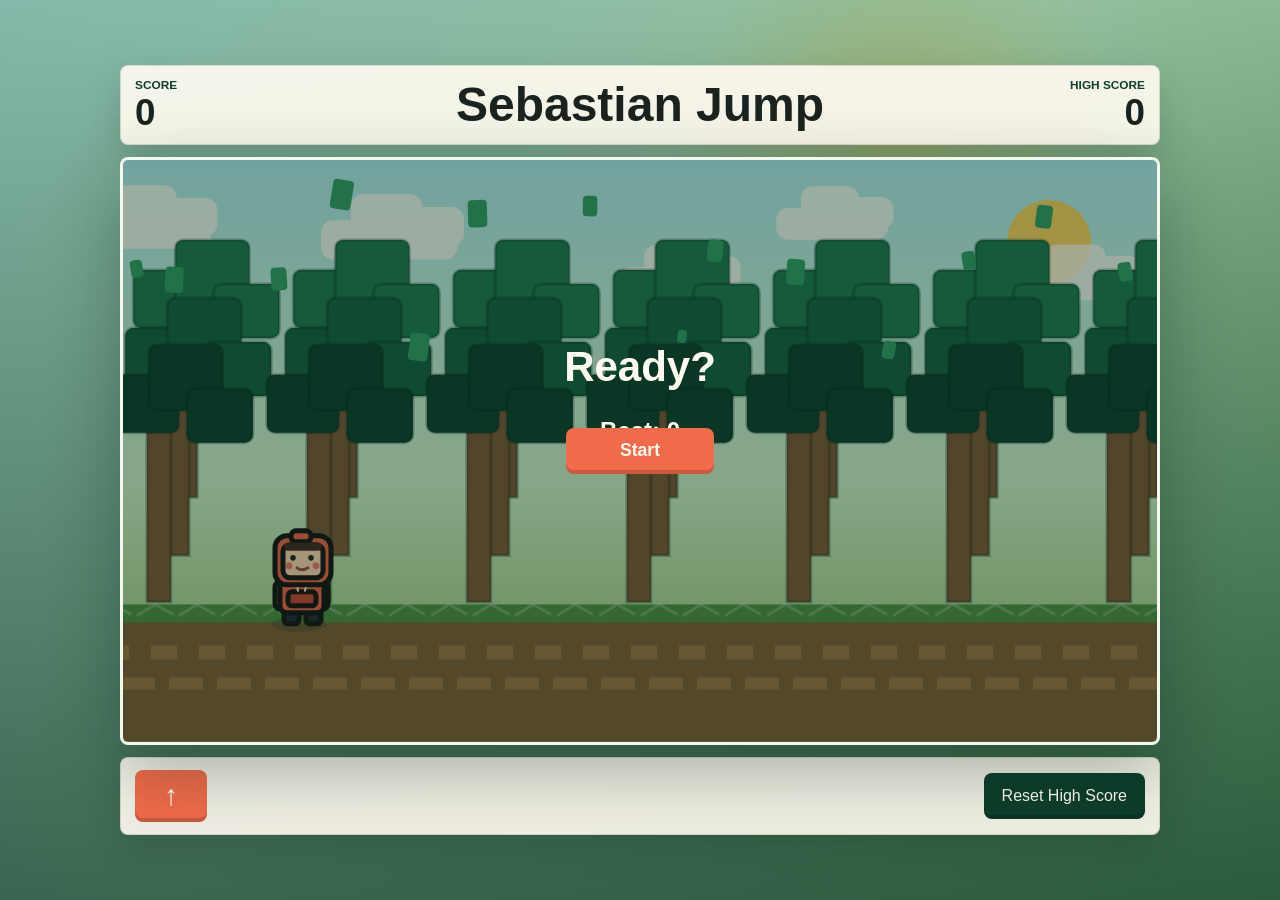
<file: index.html>
<!DOCTYPE html>
<html lang="en">
<head>
  <meta charset="UTF-8" />
  <meta name="viewport" content="width=device-width, initial-scale=1.0" />
  <title>sebastianjump.com</title>
  <link rel="stylesheet" href="style.css" />
</head>
<body>
  <main class="game-page">
    <section class="game-shell" aria-label="Baby Cheese Jump game">
      <div class="hud">
        <div>
          <p class="label">Score</p>
          <p class="value" id="scoreText">0</p>
        </div>
        <h1>Sebastian Jump</h1>
        <div>
          <p class="label">High Score</p>
          <p class="value" id="highScoreText">0</p>
        </div>
      </div>

      <div class="canvas-wrap">
        <canvas id="gameCanvas" width="960" height="540" aria-label="A baby jumping over cheese in a jungle"></canvas>
        <div class="game-menu" id="gameMenu">
          <button id="startButton" type="button">Start</button>
        </div>
      </div>

      <div class="controls">
        <button class="jump-button" id="jumpButton" type="button" aria-label="Jump">&#8593;</button>
        <button class="reset-button" id="resetHighScoreButton" type="button">Reset High Score</button>
      </div>
    </section>
  </main>

  <script src="game.js"></script>
</body>
</html>
</file>
<file: style.css>
:root {
  --leaf: #176445;
  --deep-leaf: #0e3e2c;
  --sky: #bfe8e2;
  --sun: #f5cc57;
  --cream: #fffaf0;
  --ink: #1b231f;
  --mud: #6a4b2b;
  --button: #ef6b4a;
  --button-dark: #b9412d;
  --panel: rgba(255, 250, 240, 0.92);
  --line: rgba(27, 35, 31, 0.14);
}

* {
  box-sizing: border-box;
}

html,
body {
  min-height: 100%;
}

body {
  margin: 0;
  color: var(--ink);
  font-family: Arial, Helvetica, sans-serif;
  background:
    linear-gradient(180deg, rgba(23, 100, 69, 0.35), rgba(14, 62, 44, 0.78)),
    radial-gradient(circle at 70% 16%, rgba(245, 204, 87, 0.55), transparent 14rem),
    linear-gradient(135deg, #bfe8e2 0%, #d8f1ce 48%, #93c47d 100%);
}

button {
  border: 0;
  font: inherit;
}

.game-page {
  min-height: 100vh;
  display: grid;
  place-items: center;
  padding: 18px;
}

.game-shell {
  width: min(100%, 1040px);
  display: grid;
  gap: 12px;
}

.hud,
.controls {
  display: grid;
  grid-template-columns: 1fr auto 1fr;
  align-items: center;
  gap: 12px;
  padding: 12px 14px;
  border: 1px solid var(--line);
  border-radius: 8px;
  background: var(--panel);
  box-shadow: 0 16px 34px rgba(17, 43, 29, 0.18);
}

h1,
.label,
.value {
  margin: 0;
}

h1 {
  text-align: center;
  font-size: clamp(1.5rem, 5vw, 3rem);
  line-height: 1;
  letter-spacing: 0;
}

.label {
  color: var(--deep-leaf);
  font-size: 0.74rem;
  font-weight: 700;
  letter-spacing: 0;
  text-transform: uppercase;
}

.value {
  margin-top: 3px;
  font-size: clamp(1.4rem, 4vw, 2.3rem);
  font-weight: 800;
  line-height: 1;
}

.hud > div:last-child {
  text-align: right;
}

.canvas-wrap {
  position: relative;
  overflow: hidden;
  border: 3px solid rgba(255, 250, 240, 0.85);
  border-radius: 8px;
  background: var(--sky);
  box-shadow: 0 24px 70px rgba(5, 30, 20, 0.32);
}

canvas {
  display: block;
  width: 100%;
  aspect-ratio: 16 / 9;
  touch-action: manipulation;
}

.game-menu {
  position: absolute;
  inset: 0;
  display: grid;
  place-items: center;
  pointer-events: none;
}

.game-menu.hidden {
  display: none;
}

.game-menu button,
.jump-button,
.reset-button {
  min-height: 46px;
  border-radius: 8px;
  color: #fffaf0;
  background: var(--button);
  box-shadow: inset 0 -4px 0 rgba(0, 0, 0, 0.16);
  cursor: pointer;
}

.game-menu button {
  min-width: 148px;
  padding: 0 28px;
  font-size: 1.1rem;
  font-weight: 800;
  pointer-events: auto;
}

.game-menu button:hover,
.game-menu button:focus-visible,
.jump-button:hover,
.jump-button:focus-visible,
.reset-button:hover,
.reset-button:focus-visible {
  background: var(--button-dark);
}

.controls {
  grid-template-columns: 72px 1fr;
}

.jump-button {
  width: 72px;
  height: 52px;
  font-size: 1.8rem;
  font-weight: 900;
}

.reset-button {
  justify-self: end;
  min-width: 160px;
  padding: 0 18px;
  color: var(--cream);
  background: var(--deep-leaf);
}

.reset-button:hover,
.reset-button:focus-visible {
  background: #071f16;
}

@media (max-width: 680px) {
  .game-page {
    padding: 10px;
    place-items: start center;
  }

  .hud {
    grid-template-columns: 1fr 1fr;
  }

  .hud h1 {
    grid-column: 1 / -1;
    grid-row: 1;
  }

  .hud > div {
    grid-row: 2;
  }

  .controls {
    grid-template-columns: 1fr;
  }

  .jump-button,
  .reset-button {
    width: 100%;
    justify-self: stretch;
  }
}
</file>
